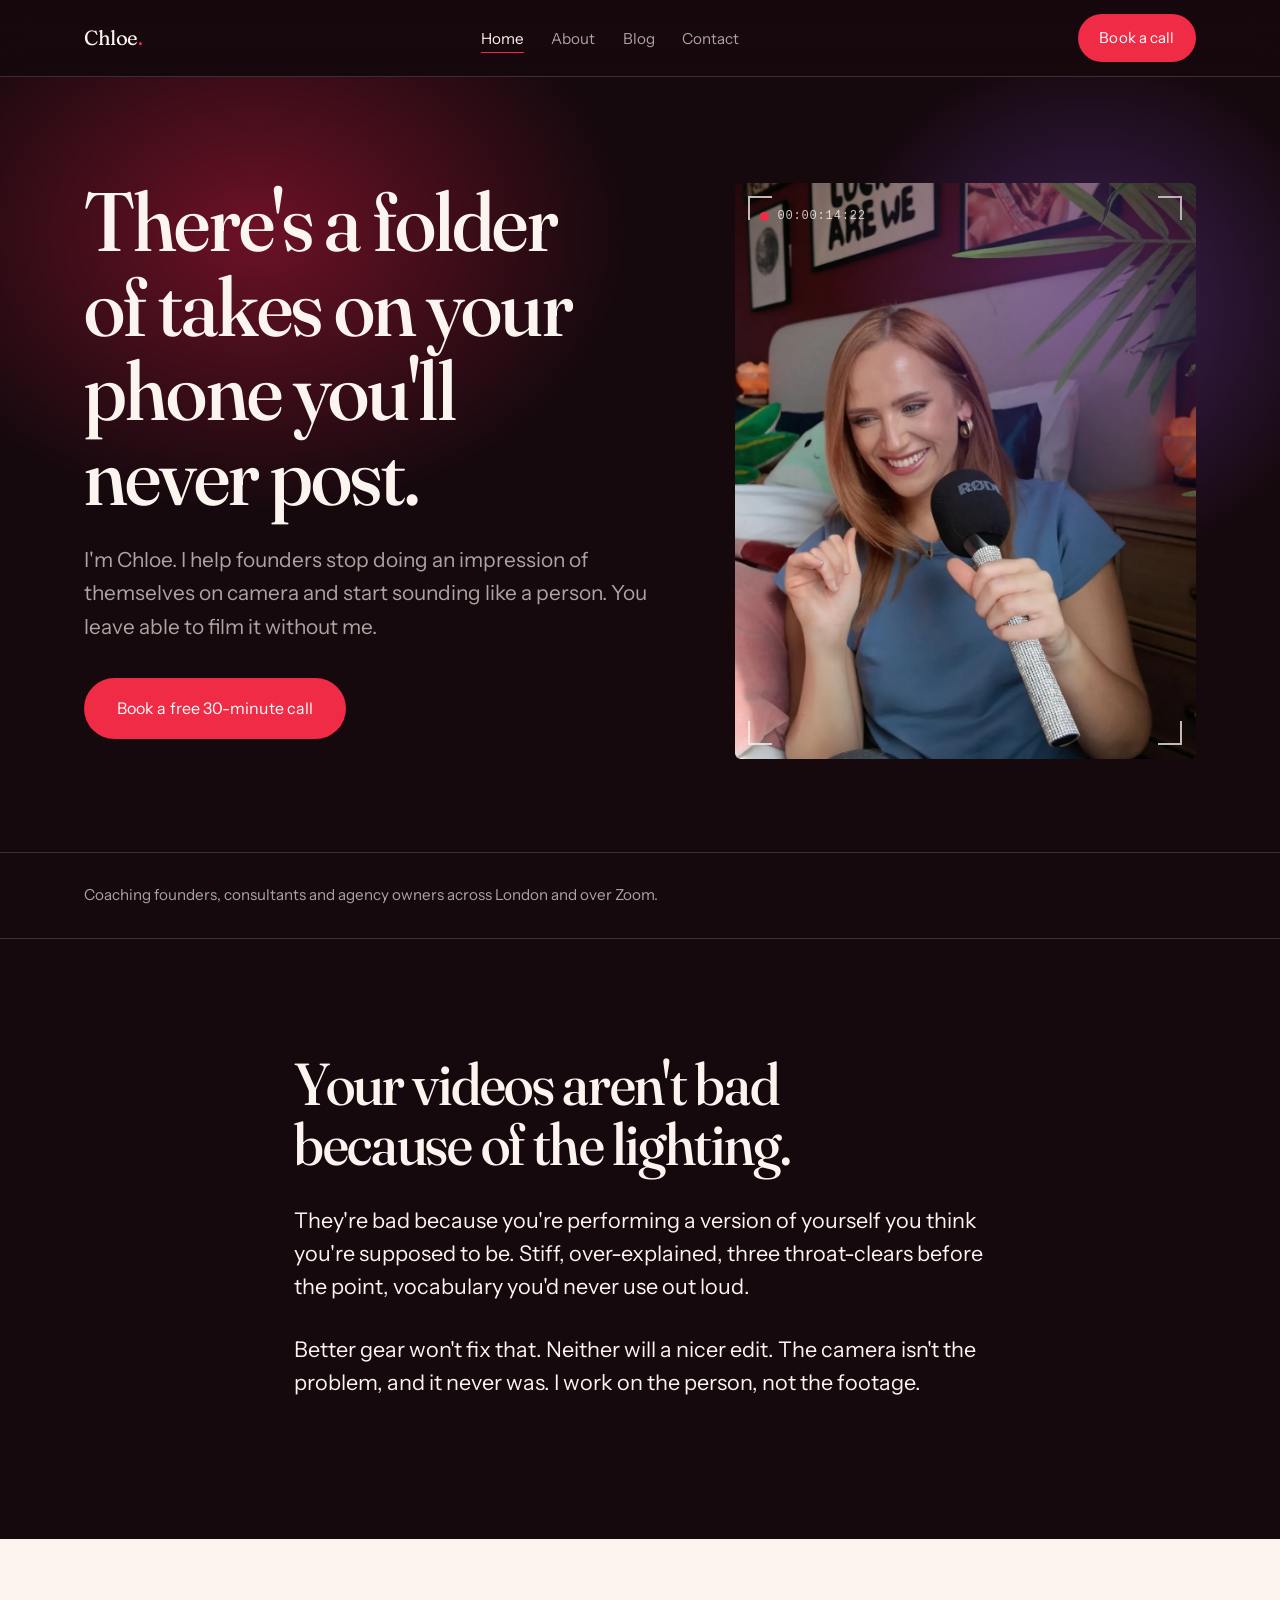
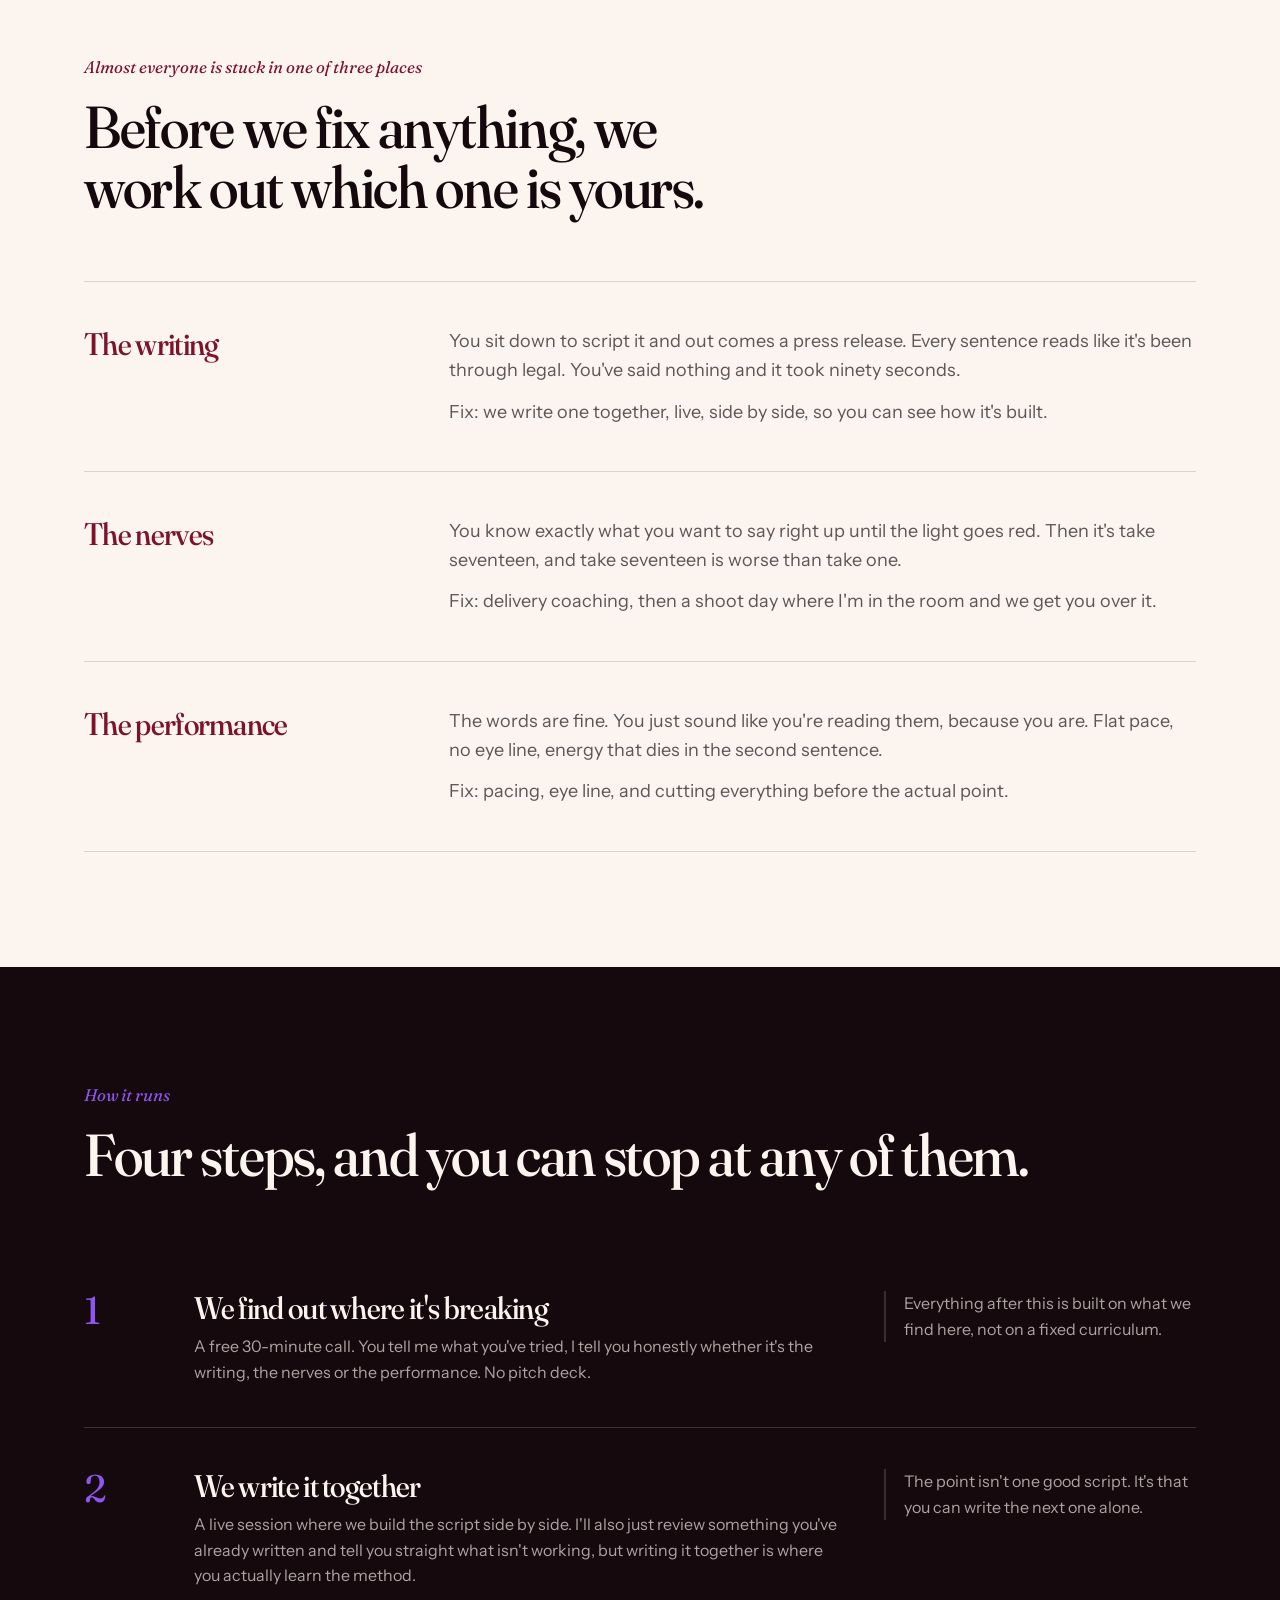
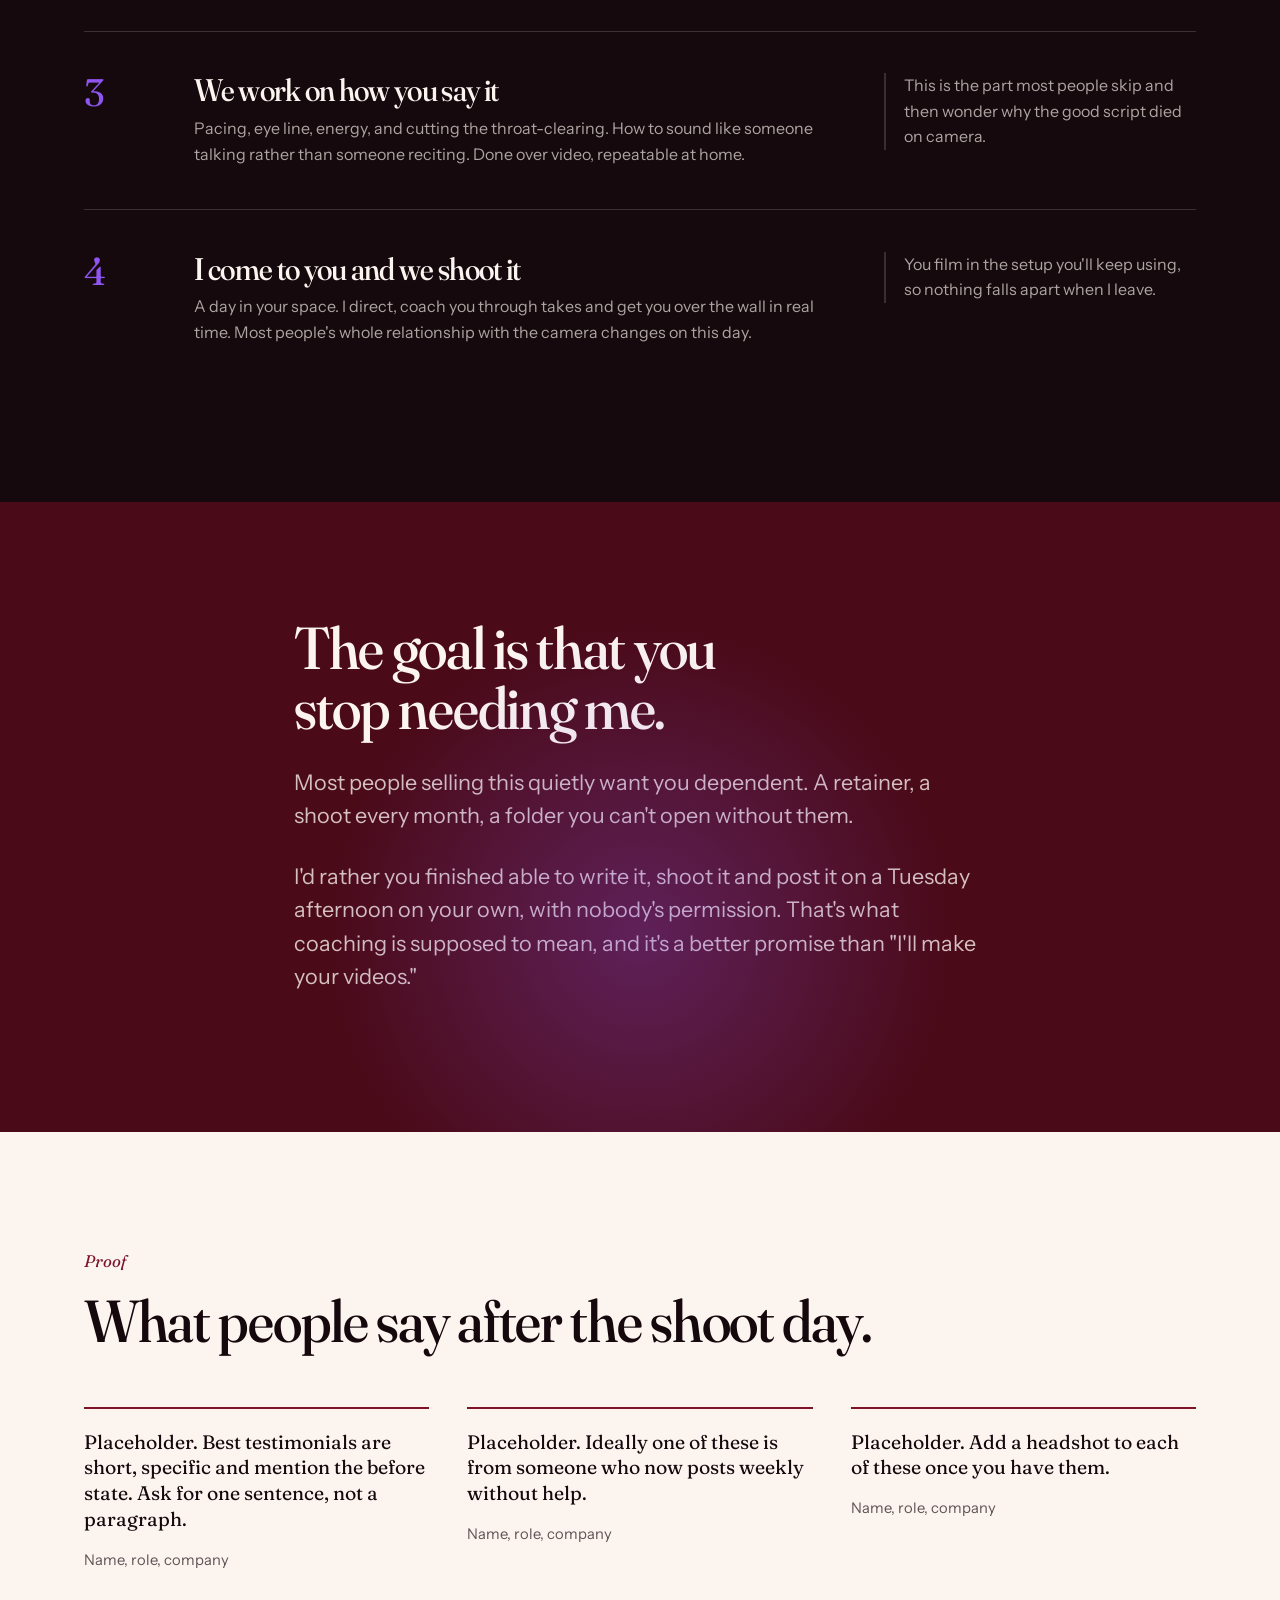
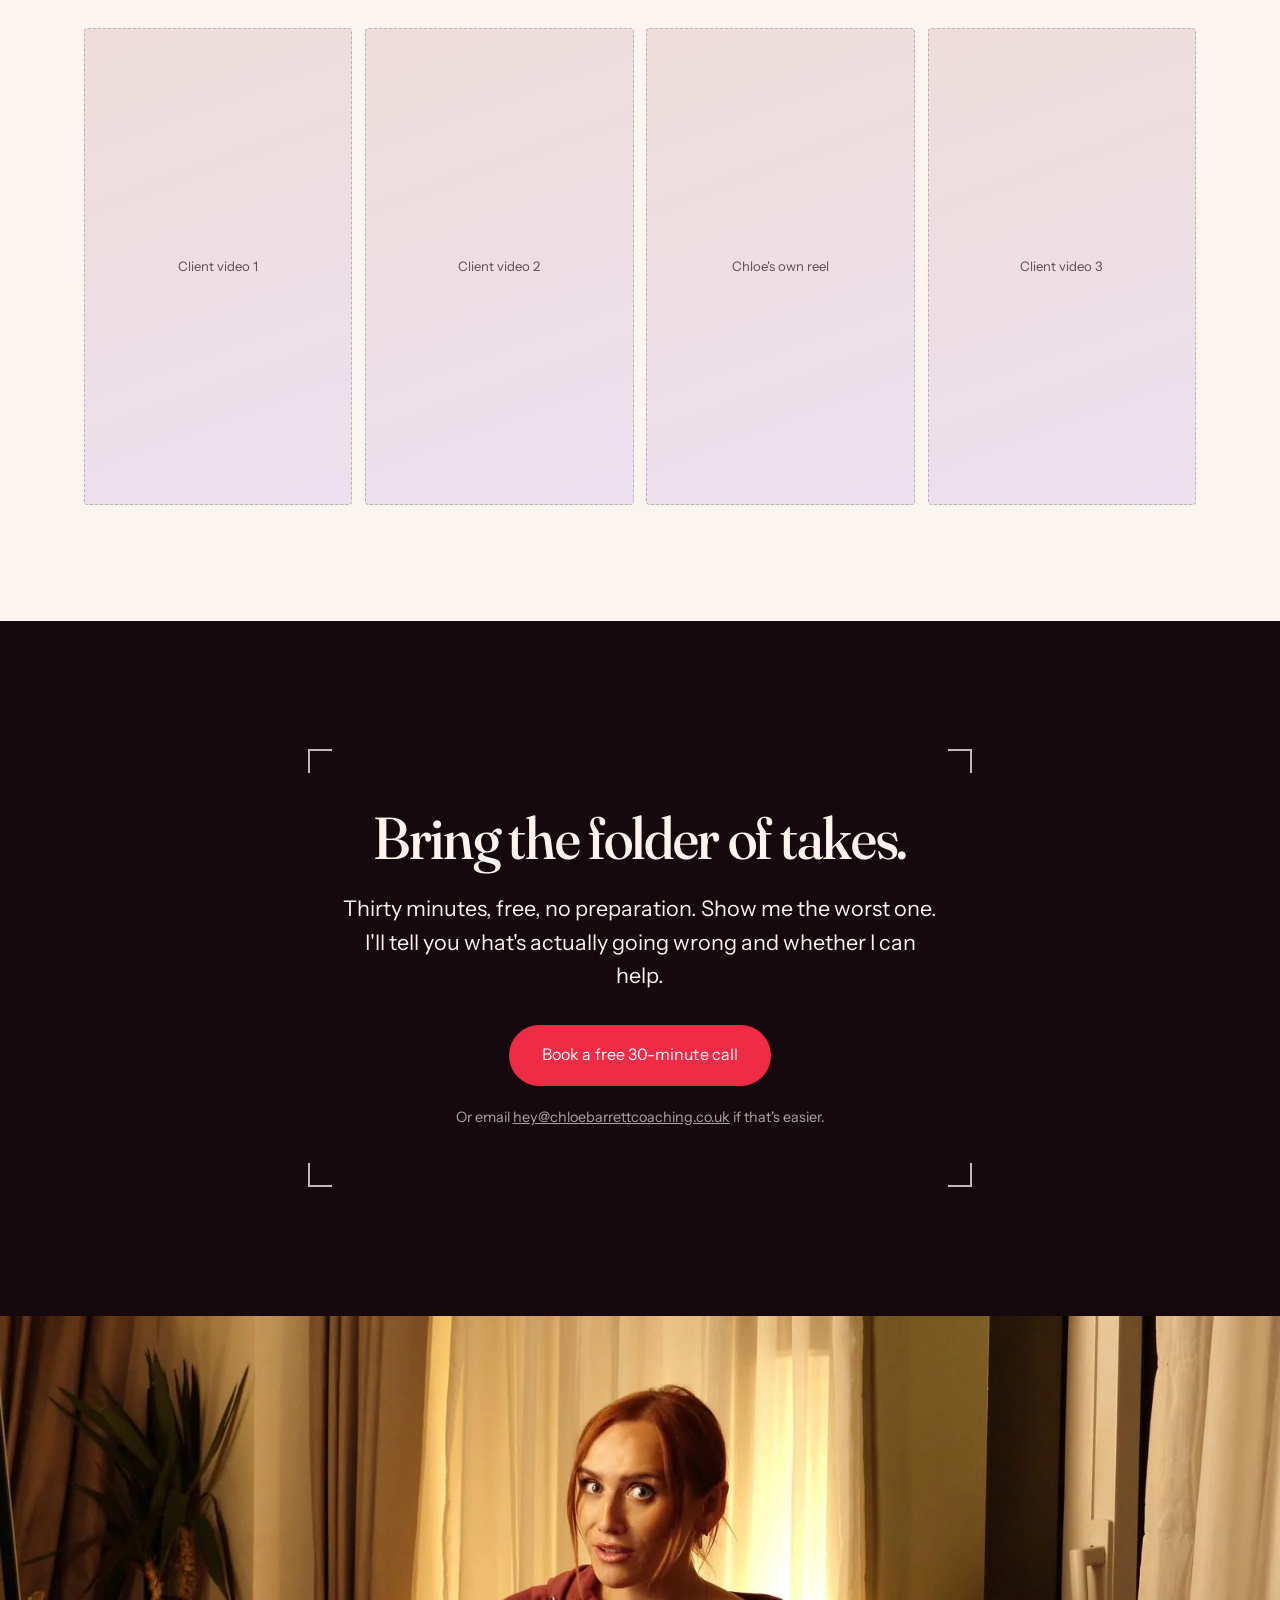
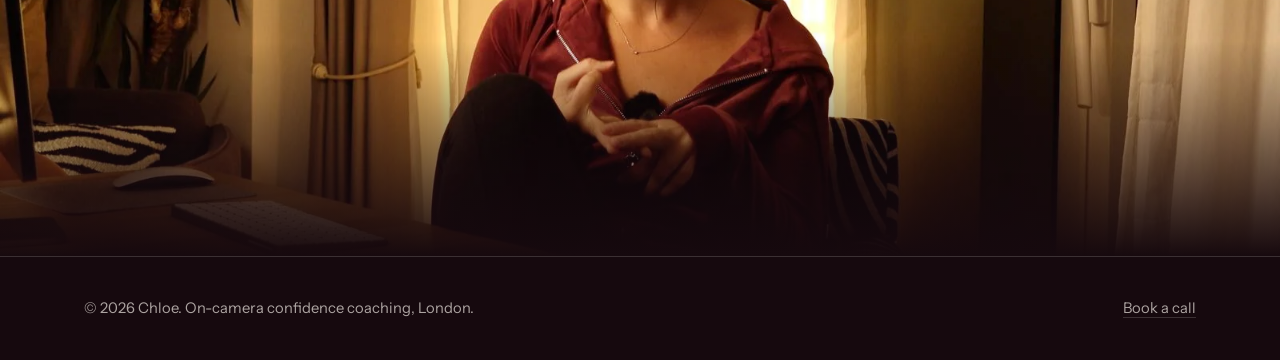
<file: index.html>
<!DOCTYPE html>
<html lang="en-GB">
<head>
<meta charset="utf-8">
<meta name="viewport" content="width=device-width, initial-scale=1">
<title>Chloe Barrett — On-Camera Confidence Coach</title>
<meta name="description" content="On-camera confidence coaching for founders. Work out where you're stuck, write it together, film it together. You leave able to do it yourself.">

<!-- ==== TODO BEFORE LAUNCH =======================================
     Replace every TODO_ value below. They are deliberately invalid
     so a share preview breaks loudly rather than looking fine.
       TODO_OG_IMAGE   MUST be an absolute URL (https://...), not a
                       relative path - relative og:image is ignored.
                       1200x630, put the file in assets/
       Favicon         add assets/favicon.svg (or .png) and uncomment
                       the <link rel="icon"> line below
     ============================================================== -->
<link rel="canonical" href="https://chloebarrettcoaching.co.uk/">
<!-- <link rel="icon" href="/assets/favicon.svg" type="image/svg+xml"> -->

<meta property="og:type" content="website">
<meta property="og:site_name" content="Chloe">
<meta property="og:title" content="Chloe Barrett — On-Camera Confidence Coach">
<meta property="og:description" content="I help founders stop doing an impression of themselves on camera. You leave able to film it without me.">
<meta property="og:url" content="https://chloebarrettcoaching.co.uk/">
<meta property="og:image" content="TODO_OG_IMAGE">
<meta property="og:image:width" content="1200">
<meta property="og:image:height" content="630">
<meta property="og:image:alt" content="Chloe, on-camera confidence coach for founders.">
<meta property="og:locale" content="en_GB">

<meta name="twitter:card" content="summary_large_image">
<meta name="twitter:title" content="Chloe Barrett — On-Camera Confidence Coach">
<meta name="twitter:description" content="I help founders stop doing an impression of themselves on camera. You leave able to film it without me.">
<meta name="twitter:image" content="TODO_OG_IMAGE">
<meta name="twitter:image:alt" content="Chloe, on-camera confidence coach for founders.">
<link rel="preconnect" href="https://fonts.googleapis.com">
<link rel="preconnect" href="https://fonts.gstatic.com" crossorigin>
<link href="https://fonts.googleapis.com/css2?family=Fraunces:ital,opsz,wght@0,9..144,300..800;1,9..144,300..800&family=Instrument+Sans:ital,wght@0,400..700;1,400..700&display=swap" rel="stylesheet">
<link rel="stylesheet" href="assets/styles.css">
</head>
<body>

<header class="nav">
  <div class="wrap nav-inner">
    <a class="mark" href="index.html">Chloe<span>.</span></a>
    <nav aria-label="Primary">
      <ul class="nav-links">
      <li><a href="index.html" aria-current="page">Home</a></li>
      <li><a href="about.html">About</a></li>
      <li><a href="blog.html">Blog</a></li>
      <li><a href="contact.html">Contact</a></li>
      </ul>
    </nav>
    <a class="btn" href="https://cal.com/chloecoaching/taster-call" target="_blank" rel="noopener">Book a call</a>
  </div>
</header>

<main id="top">

  <!-- HERO -->
  <section class="hero">
    <div class="wrap hero-grid">
      <div class="hero-copy">
        <h1 class="rise">There's a folder of takes on your phone you'll never post.</h1>
        <p class="rise">I'm Chloe. I help founders stop doing an impression of themselves on camera and start sounding like a person. You leave able to film it without me.</p>
        <p class="rise" style="margin-top:2.2rem">
          <a class="btn" href="https://cal.com/chloecoaching/taster-call" target="_blank" rel="noopener">Book a free 30-minute call</a>
        </p>
      </div>

      <div class="hero-visual">
        <div class="frame">
          <!-- Swap this block for: <video src="chloe-hero.mp4" autoplay muted loop playsinline></video> -->
          <img src="assets/chloe-hero.webp" width="1080" height="1350"
               alt="Chloe smiling mid-sentence, holding a handheld microphone towards the camera in a warm, plant-filled room."
               fetchpriority="high" decoding="async">
          <div class="tc"><span class="dot"></span>00:00:14:22</div>
          <div class="finder"><i></i><i></i><i></i><i></i></div>
        </div>
      </div>
    </div>
  </section>

  <!-- PROOF STRIP -->
  <section class="strip">
    <div class="wrap strip-inner">
      <p>Coaching founders, consultants and agency owners across London and over Zoom.</p>
    </div>
  </section>

  <!-- ARGUMENT -->
  <section class="section argument">
    <div class="wrap narrow">
      <h2>Your videos aren't bad because of the lighting.</h2>
      <p class="lede">They're bad because you're performing a version of yourself you think you're supposed to be. Stiff, over-explained, three throat-clears before the point, vocabulary you'd never use out loud.</p>
      <p class="lede">Better gear won't fix that. Neither will a nicer edit. The camera isn't the problem, and it never was. I work on the person, not the footage.</p>
    </div>
  </section>

  <!-- WHERE YOU'RE STUCK -->
  <section class="section on-light">
    <div class="wrap">
      <p class="kicker">Almost everyone is stuck in one of three places</p>
      <h2>Before we fix anything, we work out which one is yours.</h2>

      <div class="stuck">
        <div class="stuck-item">
          <h3>The writing</h3>
          <div>
            <p>You sit down to script it and out comes a press release. Every sentence reads like it's been through legal. You've said nothing and it took ninety seconds.</p>
            <p>Fix: we write one together, live, side by side, so you can see how it's built.</p>
          </div>
        </div>

        <div class="stuck-item">
          <h3>The nerves</h3>
          <div>
            <p>You know exactly what you want to say right up until the light goes red. Then it's take seventeen, and take seventeen is worse than take one.</p>
            <p>Fix: delivery coaching, then a shoot day where I'm in the room and we get you over it.</p>
          </div>
        </div>

        <div class="stuck-item">
          <h3>The performance</h3>
          <div>
            <p>The words are fine. You just sound like you're reading them, because you are. Flat pace, no eye line, energy that dies in the second sentence.</p>
            <p>Fix: pacing, eye line, and cutting everything before the actual point.</p>
          </div>
        </div>
      </div>
    </div>
  </section>

  <!-- HOW IT WORKS -->
  <section class="section">
    <div class="wrap">
      <p class="kicker">How it runs</p>
      <h2>Four steps, and you can stop at any of them.</h2>

      <div class="steps">
        <div class="step">
          <div>
            <h3>We find out where it's breaking</h3>
            <p>A free 30-minute call. You tell me what you've tried, I tell you honestly whether it's the writing, the nerves or the performance. No pitch deck.</p>
          </div>
          <p class="step-note">Everything after this is built on what we find here, not on a fixed curriculum.</p>
        </div>

        <div class="step">
          <div>
            <h3>We write it together</h3>
            <p>A live session where we build the script side by side. I'll also just review something you've already written and tell you straight what isn't working, but writing it together is where you actually learn the method.</p>
          </div>
          <p class="step-note">The point isn't one good script. It's that you can write the next one alone.</p>
        </div>

        <div class="step">
          <div>
            <h3>We work on how you say it</h3>
            <p>Pacing, eye line, energy, and cutting the throat-clearing. How to sound like someone talking rather than someone reciting. Done over video, repeatable at home.</p>
          </div>
          <p class="step-note">This is the part most people skip and then wonder why the good script died on camera.</p>
        </div>

        <div class="step">
          <div>
            <h3>I come to you and we shoot it</h3>
            <p>A day in your space. I direct, coach you through takes and get you over the wall in real time. Most people's whole relationship with the camera changes on this day.</p>
          </div>
          <p class="step-note">You film in the setup you'll keep using, so nothing falls apart when I leave.</p>
        </div>
      </div>
    </div>
  </section>

  <!-- PROMISE -->
  <section class="section promise">
    <div class="wrap narrow">
      <h2>The goal is that you stop needing me.</h2>
      <p class="lede">Most people selling this quietly want you dependent. A retainer, a shoot every month, a folder you can't open without them.</p>
      <p class="lede">I'd rather you finished able to write it, shoot it and post it on a Tuesday afternoon on your own, with nobody's permission. That's what coaching is supposed to mean, and it's a better promise than "I'll make your videos."</p>
    </div>
  </section>

  <!-- PROOF -->
  <section class="section on-light">
    <div class="wrap">
      <p class="kicker">Proof</p>
      <h2>What people say after the shoot day.</h2>

      <div class="quotes">
        <div class="quote">
          <blockquote>Placeholder. Best testimonials are short, specific and mention the before state. Ask for one sentence, not a paragraph.</blockquote>
          <cite>Name, role, company</cite>
        </div>
        <div class="quote">
          <blockquote>Placeholder. Ideally one of these is from someone who now posts weekly without help.</blockquote>
          <cite>Name, role, company</cite>
        </div>
        <div class="quote">
          <blockquote>Placeholder. Add a headshot to each of these once you have them.</blockquote>
          <cite>Name, role, company</cite>
        </div>
      </div>

      <div class="feed">
        <div class="tile">Client video 1</div>
        <div class="tile">Client video 2</div>
        <div class="tile">Chloe's own reel</div>
        <div class="tile">Client video 3</div>
      </div>
    </div>
  </section>

  <!-- BOOK -->
  <section class="section book" id="book">
    <div class="wrap">
      <div class="book-frame">
        <h2>Bring the folder of takes.</h2>
        <p class="lede" style="margin-top:1.5rem;max-width:48ch">Thirty minutes, free, no preparation. Show me the worst one. I'll tell you what's actually going wrong and whether I can help.</p>
        <p style="margin-top:2rem">
          <a class="btn" href="https://cal.com/chloecoaching/taster-call" target="_blank" rel="noopener">Book a free 30-minute call</a>
        </p>
        <p class="btn-note">Or email <a href="mailto:hey@chloebarrettcoaching.co.uk" style="color:inherit">hey@chloebarrettcoaching.co.uk</a> if that's easier.</p>
        <div class="finder"><i></i><i></i><i></i><i></i></div>
      </div>
    </div>
  </section>

</main>

<div class="band">
  <img src="assets/chloe-footer2.webp" width="1600" height="896"
       alt="Chloe mid-sentence at her desk in a warm, lamp-lit room, gesturing as she talks to camera."
       loading="lazy" decoding="async">
</div>

<footer class="foot">
  <div class="wrap foot-inner">
    <span>© 2026 Chloe. On-camera confidence coaching, London.</span>
    <ul>
      <li><a href="https://cal.com/chloecoaching/taster-call" target="_blank" rel="noopener">Book a call</a></li>
    </ul>
  </div>
</footer>

</body>
</html>
</file>
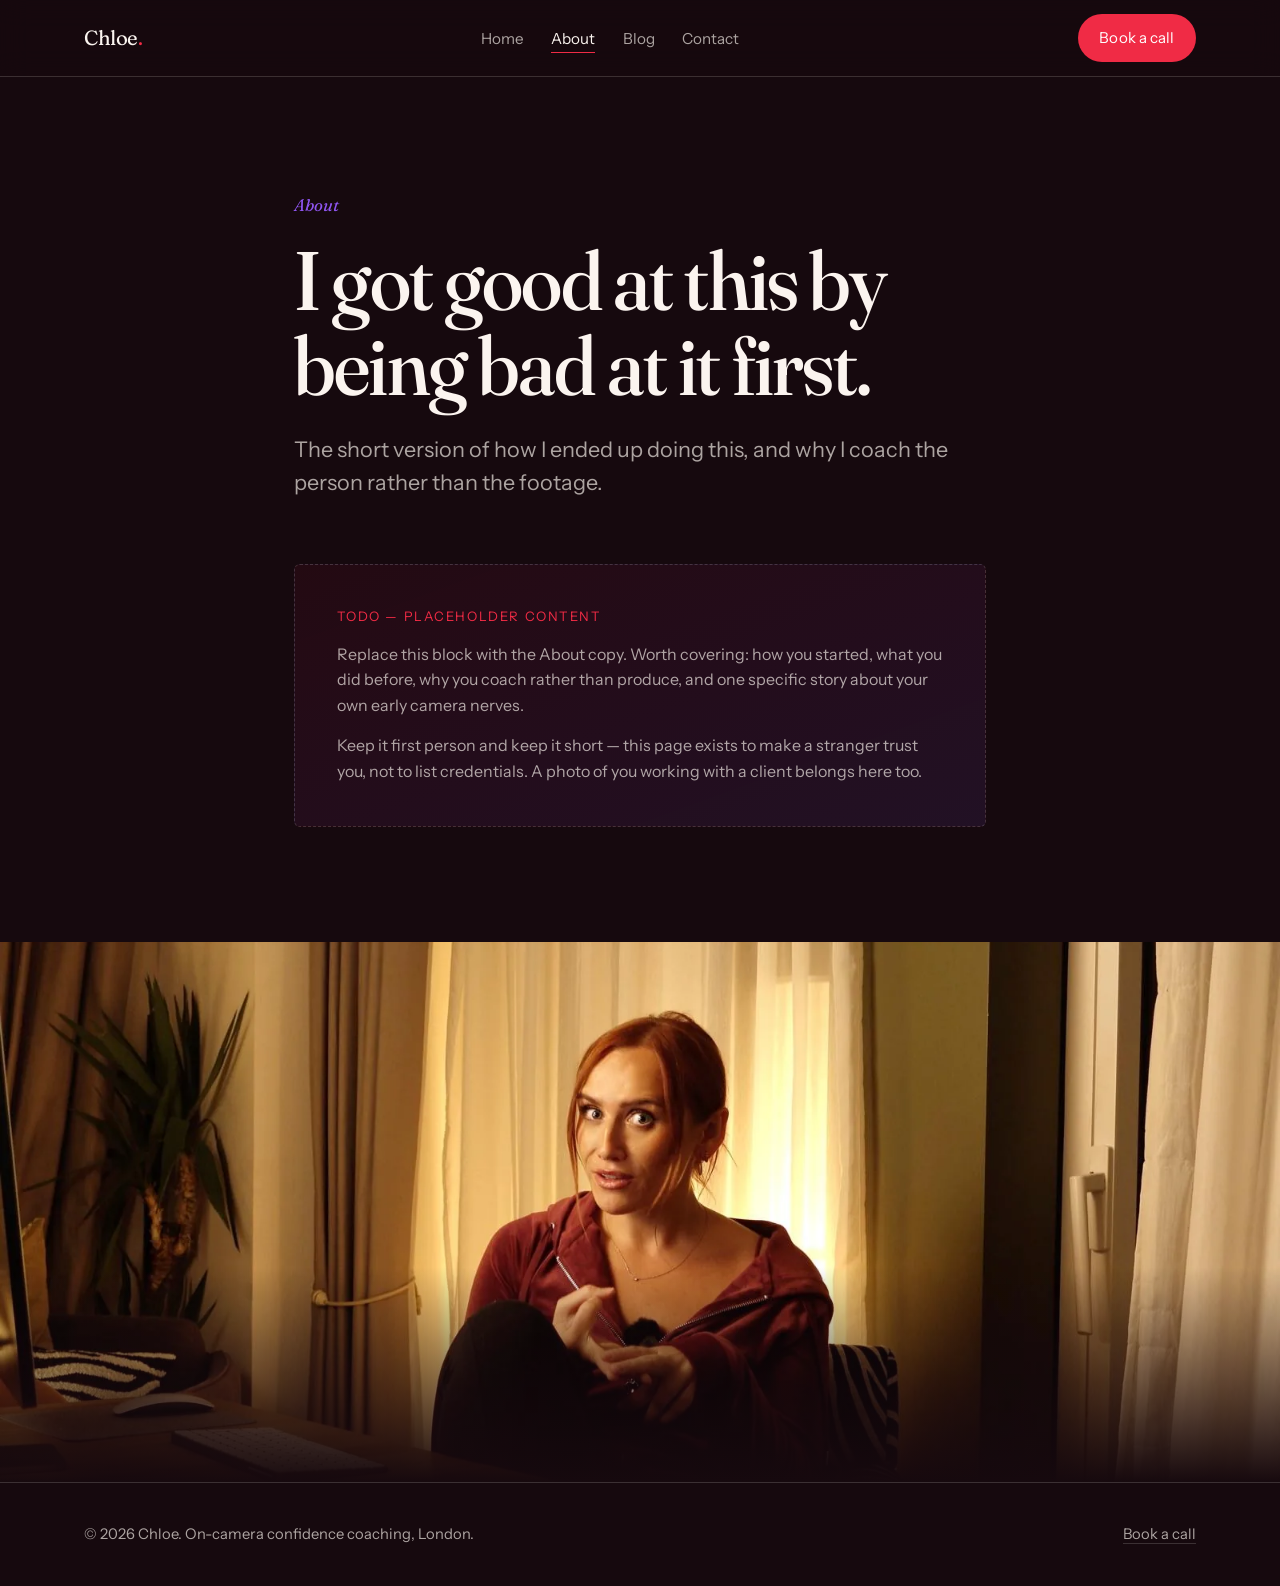
<file: about.html>
<!DOCTYPE html>
<html lang="en-GB">
<head>
<meta charset="utf-8">
<meta name="viewport" content="width=device-width, initial-scale=1">
<title>About — Chloe Barrett, On-Camera Confidence Coach</title>
<meta name="description" content="How I ended up coaching founders to stop performing and start sounding like themselves on camera.">

<!-- ==== TODO BEFORE LAUNCH =======================================
     Replace every TODO_ value below. They are deliberately invalid
     so a share preview breaks loudly rather than looking fine.
       TODO_OG_IMAGE   MUST be an absolute URL (https://...), not a
                       relative path - relative og:image is ignored.
                       1200x630, put the file in assets/
       Favicon         add assets/favicon.svg (or .png) and uncomment
                       the <link rel="icon"> line below
     ============================================================== -->
<link rel="canonical" href="https://chloebarrettcoaching.co.uk/about.html">
<!-- <link rel="icon" href="/assets/favicon.svg" type="image/svg+xml"> -->

<meta property="og:type" content="website">
<meta property="og:site_name" content="Chloe">
<meta property="og:title" content="About — Chloe Barrett, On-Camera Confidence Coach">
<meta property="og:description" content="How I ended up coaching founders to stop performing and start sounding like themselves on camera.">
<meta property="og:url" content="https://chloebarrettcoaching.co.uk/about.html">
<meta property="og:image" content="TODO_OG_IMAGE">
<meta property="og:image:width" content="1200">
<meta property="og:image:height" content="630">
<meta property="og:image:alt" content="Chloe, on-camera confidence coach for founders.">
<meta property="og:locale" content="en_GB">

<meta name="twitter:card" content="summary_large_image">
<meta name="twitter:title" content="About — Chloe Barrett, On-Camera Confidence Coach">
<meta name="twitter:description" content="How I ended up coaching founders to stop performing and start sounding like themselves on camera.">
<meta name="twitter:image" content="TODO_OG_IMAGE">
<meta name="twitter:image:alt" content="Chloe, on-camera confidence coach for founders.">
<link rel="preconnect" href="https://fonts.googleapis.com">
<link rel="preconnect" href="https://fonts.gstatic.com" crossorigin>
<link href="https://fonts.googleapis.com/css2?family=Fraunces:ital,opsz,wght@0,9..144,300..800;1,9..144,300..800&family=Instrument+Sans:ital,wght@0,400..700;1,400..700&display=swap" rel="stylesheet">
<link rel="stylesheet" href="assets/styles.css">
</head>
<body>

<header class="nav">
  <div class="wrap nav-inner">
    <a class="mark" href="index.html">Chloe<span>.</span></a>
    <nav aria-label="Primary">
      <ul class="nav-links">
      <li><a href="index.html">Home</a></li>
      <li><a href="about.html" aria-current="page">About</a></li>
      <li><a href="blog.html">Blog</a></li>
      <li><a href="contact.html">Contact</a></li>
      </ul>
    </nav>
    <a class="btn" href="https://cal.com/chloecoaching/taster-call" target="_blank" rel="noopener">Book a call</a>
  </div>
</header>

<main id="top">

  <section class="section page-head">
    <div class="wrap narrow">
      <p class="kicker">About</p>
      <h1>I got good at this by being bad at it first.</h1>
      <p class="lede">The short version of how I ended up doing this, and why I coach the person rather than the footage.</p>

      <div class="todo">
        <p><strong>TODO &mdash; placeholder content</strong></p>
        <p>Replace this block with the About copy. Worth covering: how you started, what you did before, why you coach rather than produce, and one specific story about your own early camera nerves.</p>
        <p>Keep it first person and keep it short &mdash; this page exists to make a stranger trust you, not to list credentials. A photo of you working with a client belongs here too.</p>
      </div>
    </div>
  </section>

</main>

<div class="band">
  <img src="assets/chloe-footer2.webp" width="1600" height="896"
       alt="Chloe mid-sentence at her desk in a warm, lamp-lit room, gesturing as she talks to camera."
       loading="lazy" decoding="async">
</div>

<footer class="foot">
  <div class="wrap foot-inner">
    <span>&copy; 2026 Chloe. On-camera confidence coaching, London.</span>
    <ul>
      <li><a href="https://cal.com/chloecoaching/taster-call" target="_blank" rel="noopener">Book a call</a></li>
    </ul>
  </div>
</footer>

</body>
</html>
</file>
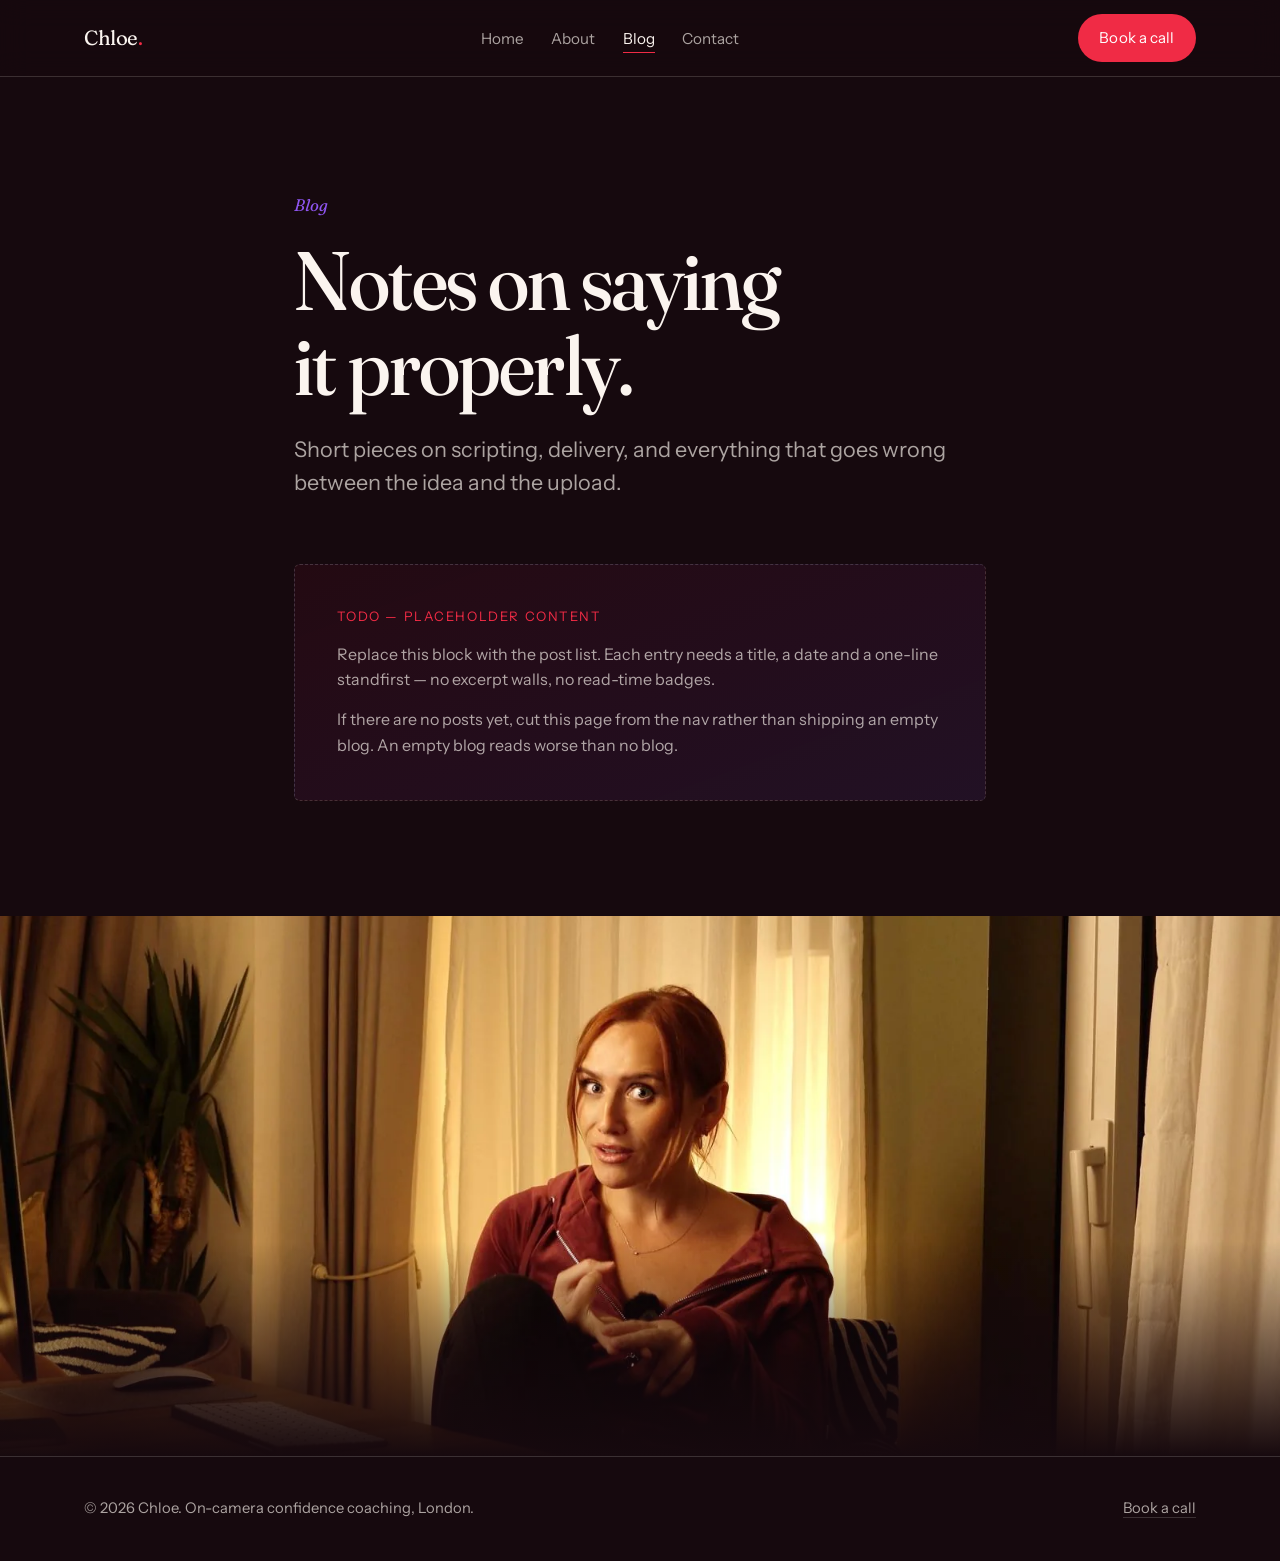
<file: blog.html>
<!DOCTYPE html>
<html lang="en-GB">
<head>
<meta charset="utf-8">
<meta name="viewport" content="width=device-width, initial-scale=1">
<title>Blog — Chloe Barrett, On-Camera Confidence Coach</title>
<meta name="description" content="Notes on scripting, delivery and getting over the red light, for founders who film themselves.">

<!-- ==== TODO BEFORE LAUNCH =======================================
     Replace every TODO_ value below. They are deliberately invalid
     so a share preview breaks loudly rather than looking fine.
       TODO_OG_IMAGE   MUST be an absolute URL (https://...), not a
                       relative path - relative og:image is ignored.
                       1200x630, put the file in assets/
       Favicon         add assets/favicon.svg (or .png) and uncomment
                       the <link rel="icon"> line below
     ============================================================== -->
<link rel="canonical" href="https://chloebarrettcoaching.co.uk/blog.html">
<!-- <link rel="icon" href="/assets/favicon.svg" type="image/svg+xml"> -->

<meta property="og:type" content="website">
<meta property="og:site_name" content="Chloe">
<meta property="og:title" content="Blog — Chloe Barrett, On-Camera Confidence Coach">
<meta property="og:description" content="Notes on scripting, delivery and getting over the red light, for founders who film themselves.">
<meta property="og:url" content="https://chloebarrettcoaching.co.uk/blog.html">
<meta property="og:image" content="TODO_OG_IMAGE">
<meta property="og:image:width" content="1200">
<meta property="og:image:height" content="630">
<meta property="og:image:alt" content="Chloe, on-camera confidence coach for founders.">
<meta property="og:locale" content="en_GB">

<meta name="twitter:card" content="summary_large_image">
<meta name="twitter:title" content="Blog — Chloe Barrett, On-Camera Confidence Coach">
<meta name="twitter:description" content="Notes on scripting, delivery and getting over the red light, for founders who film themselves.">
<meta name="twitter:image" content="TODO_OG_IMAGE">
<meta name="twitter:image:alt" content="Chloe, on-camera confidence coach for founders.">
<link rel="preconnect" href="https://fonts.googleapis.com">
<link rel="preconnect" href="https://fonts.gstatic.com" crossorigin>
<link href="https://fonts.googleapis.com/css2?family=Fraunces:ital,opsz,wght@0,9..144,300..800;1,9..144,300..800&family=Instrument+Sans:ital,wght@0,400..700;1,400..700&display=swap" rel="stylesheet">
<link rel="stylesheet" href="assets/styles.css">
</head>
<body>

<header class="nav">
  <div class="wrap nav-inner">
    <a class="mark" href="index.html">Chloe<span>.</span></a>
    <nav aria-label="Primary">
      <ul class="nav-links">
      <li><a href="index.html">Home</a></li>
      <li><a href="about.html">About</a></li>
      <li><a href="blog.html" aria-current="page">Blog</a></li>
      <li><a href="contact.html">Contact</a></li>
      </ul>
    </nav>
    <a class="btn" href="https://cal.com/chloecoaching/taster-call" target="_blank" rel="noopener">Book a call</a>
  </div>
</header>

<main id="top">

  <section class="section page-head">
    <div class="wrap narrow">
      <p class="kicker">Blog</p>
      <h1>Notes on saying it properly.</h1>
      <p class="lede">Short pieces on scripting, delivery, and everything that goes wrong between the idea and the upload.</p>

      <div class="todo">
        <p><strong>TODO &mdash; placeholder content</strong></p>
        <p>Replace this block with the post list. Each entry needs a title, a date and a one-line standfirst &mdash; no excerpt walls, no read-time badges.</p>
        <p>If there are no posts yet, cut this page from the nav rather than shipping an empty blog. An empty blog reads worse than no blog.</p>
      </div>
    </div>
  </section>

</main>

<div class="band">
  <img src="assets/chloe-footer2.webp" width="1600" height="896"
       alt="Chloe mid-sentence at her desk in a warm, lamp-lit room, gesturing as she talks to camera."
       loading="lazy" decoding="async">
</div>

<footer class="foot">
  <div class="wrap foot-inner">
    <span>&copy; 2026 Chloe. On-camera confidence coaching, London.</span>
    <ul>
      <li><a href="https://cal.com/chloecoaching/taster-call" target="_blank" rel="noopener">Book a call</a></li>
    </ul>
  </div>
</footer>

</body>
</html>
</file>
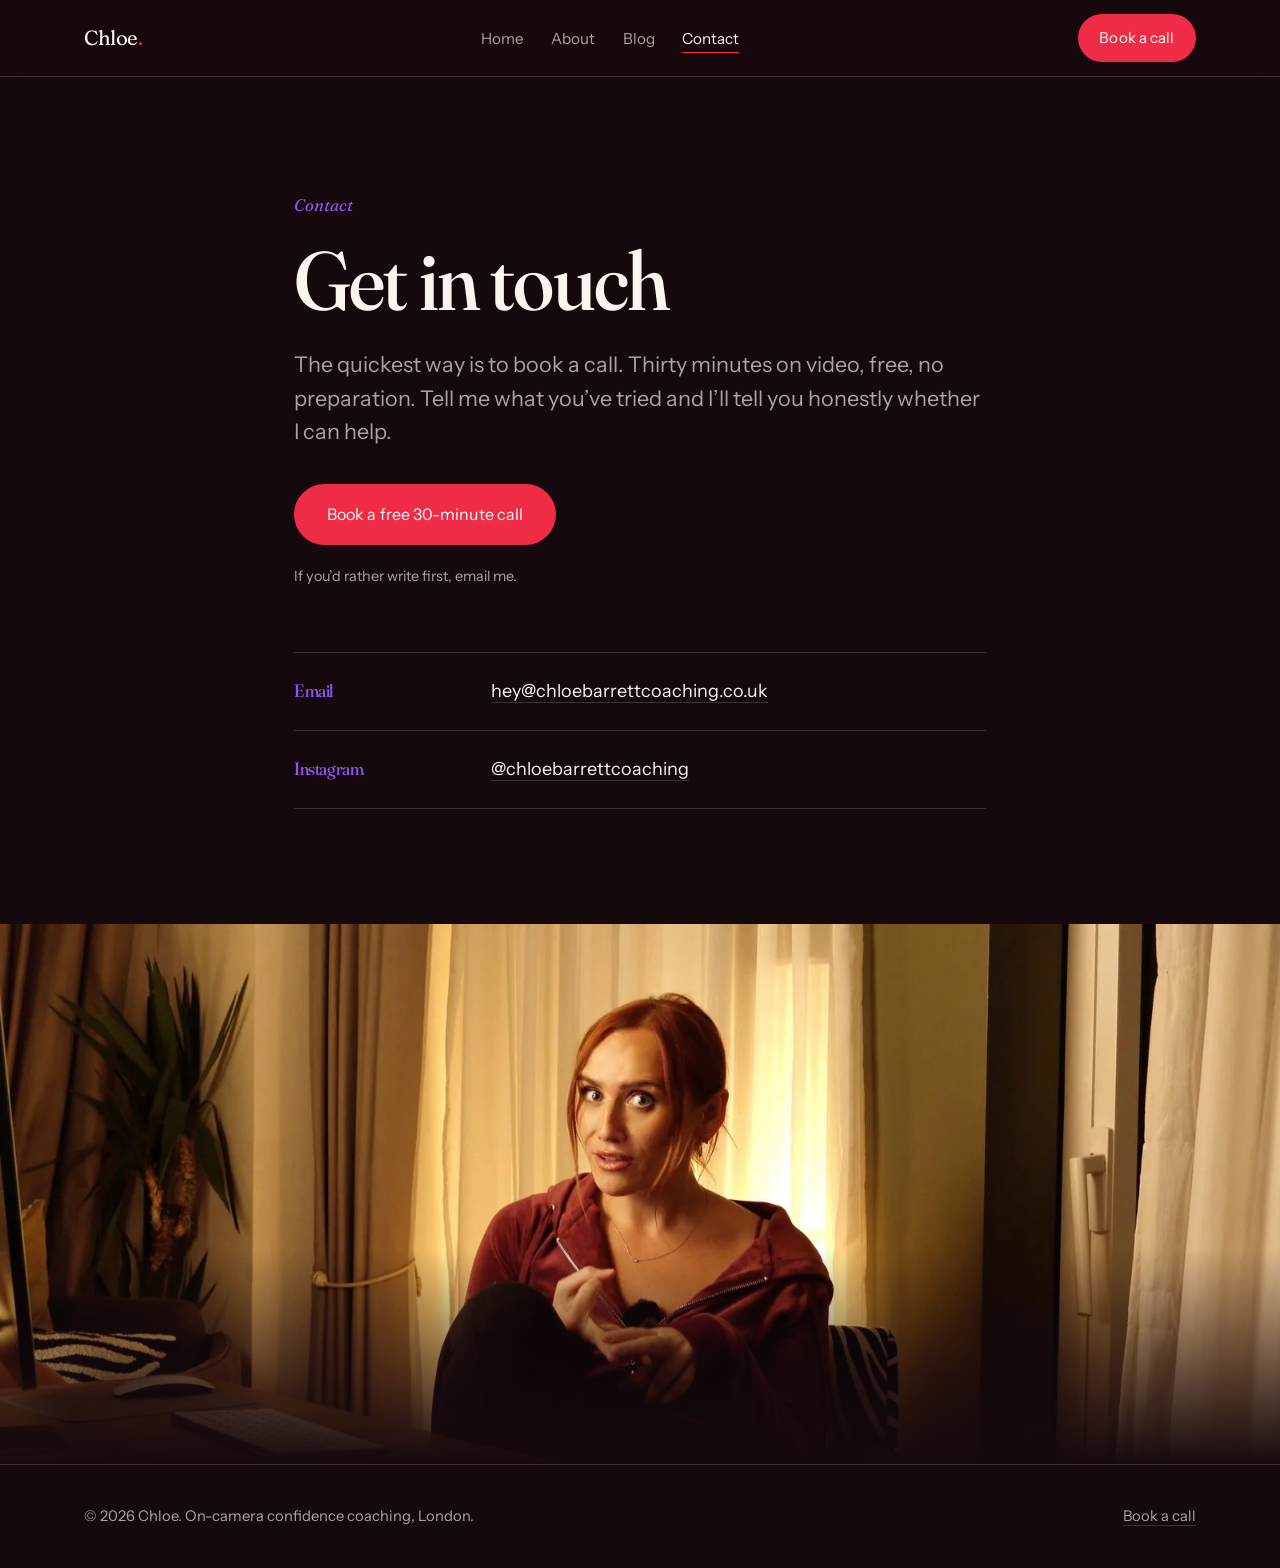
<file: contact.html>
<!DOCTYPE html>
<html lang="en-GB">
<head>
<meta charset="utf-8">
<meta name="viewport" content="width=device-width, initial-scale=1">
<title>Contact — Chloe Barrett, On-Camera Confidence Coach</title>
<meta name="description" content="Book a free 30-minute taster call, or email if that is easier.">

<!-- ==== TODO BEFORE LAUNCH =======================================
     Replace every TODO_ value below. They are deliberately invalid
     so a share preview breaks loudly rather than looking fine.
       TODO_OG_IMAGE   MUST be an absolute URL (https://...), not a
                       relative path - relative og:image is ignored.
                       1200x630, put the file in assets/
       Favicon         add assets/favicon.svg (or .png) and uncomment
                       the <link rel="icon"> line below
     ============================================================== -->
<link rel="canonical" href="https://chloebarrettcoaching.co.uk/contact.html">
<!-- <link rel="icon" href="/assets/favicon.svg" type="image/svg+xml"> -->

<meta property="og:type" content="website">
<meta property="og:site_name" content="Chloe">
<meta property="og:title" content="Contact — Chloe Barrett, On-Camera Confidence Coach">
<meta property="og:description" content="Book a free 30-minute taster call, or email if that is easier.">
<meta property="og:url" content="https://chloebarrettcoaching.co.uk/contact.html">
<meta property="og:image" content="TODO_OG_IMAGE">
<meta property="og:image:width" content="1200">
<meta property="og:image:height" content="630">
<meta property="og:image:alt" content="Chloe, on-camera confidence coach for founders.">
<meta property="og:locale" content="en_GB">

<meta name="twitter:card" content="summary_large_image">
<meta name="twitter:title" content="Contact — Chloe Barrett, On-Camera Confidence Coach">
<meta name="twitter:description" content="Book a free 30-minute taster call, or email if that is easier.">
<meta name="twitter:image" content="TODO_OG_IMAGE">
<meta name="twitter:image:alt" content="Chloe, on-camera confidence coach for founders.">
<link rel="preconnect" href="https://fonts.googleapis.com">
<link rel="preconnect" href="https://fonts.gstatic.com" crossorigin>
<link href="https://fonts.googleapis.com/css2?family=Fraunces:ital,opsz,wght@0,9..144,300..800;1,9..144,300..800&family=Instrument+Sans:ital,wght@0,400..700;1,400..700&display=swap" rel="stylesheet">
<link rel="stylesheet" href="assets/styles.css">
</head>
<body>

<header class="nav">
  <div class="wrap nav-inner">
    <a class="mark" href="index.html">Chloe<span>.</span></a>
    <nav aria-label="Primary">
      <ul class="nav-links">
      <li><a href="index.html">Home</a></li>
      <li><a href="about.html">About</a></li>
      <li><a href="blog.html">Blog</a></li>
      <li><a href="contact.html" aria-current="page">Contact</a></li>
      </ul>
    </nav>
    <a class="btn" href="https://cal.com/chloecoaching/taster-call" target="_blank" rel="noopener">Book a call</a>
  </div>
</header>

<main id="top">

  <section class="section page-head">
    <div class="wrap narrow">
      <p class="kicker">Contact</p>
      <h1>Get in touch</h1>
      <p class="lede">The quickest way is to book a call. Thirty minutes on video, free, no preparation. Tell me what you&rsquo;ve tried and I&rsquo;ll tell you honestly whether I can help.</p>

      <p style="margin-top:2.2rem">
        <a class="btn" href="https://cal.com/chloecoaching/taster-call" target="_blank" rel="noopener">Book a free 30-minute call</a>
      </p>

      <p class="btn-note">If you&rsquo;d rather write first, email me.</p>

      <div class="contact">
        <div class="contact-row">
          <h2>Email</h2>
          <p><a href="mailto:hey@chloebarrettcoaching.co.uk">hey@chloebarrettcoaching.co.uk</a></p>
        </div>
        <div class="contact-row">
          <h2>Instagram</h2>
          <p><a href="https://instagram.com/chloebarrettcoaching" target="_blank" rel="noopener">@chloebarrettcoaching</a></p>
        </div>
      </div>
    </div>
  </section>

</main>

<div class="band">
  <img src="assets/chloe-footer2.webp" width="1600" height="896"
       alt="Chloe mid-sentence at her desk in a warm, lamp-lit room, gesturing as she talks to camera."
       loading="lazy" decoding="async">
</div>

<footer class="foot">
  <div class="wrap foot-inner">
    <span>&copy; 2026 Chloe. On-camera confidence coaching, London.</span>
    <ul>
      <li><a href="https://cal.com/chloecoaching/taster-call" target="_blank" rel="noopener">Book a call</a></li>
    </ul>
  </div>
</footer>

</body>
</html>
</file>
<file: assets/styles.css>
:root{
  --ink:#16090E;
  --ink-2:#1F0C14;
  --oxblood:#7C1329;
  --oxblood-deep:#4A0A18;
  --rec:#F02B45;
  --violet:#8F55F0;
  --violet-soft:#B58CF7;
  --cream:#FBF4EF;
  --cream-2:#F2E6DE;
  --on-dark-dim:rgba(251,244,239,.66);
  --on-light-dim:rgba(22,9,14,.68);
  --rule-dark:rgba(251,244,239,.16);
  --rule-light:rgba(22,9,14,.14);
  --pad:clamp(1.25rem,5vw,5.5rem);
  --serif:"Fraunces",Georgia,serif;
  --sans:"Instrument Sans",-apple-system,BlinkMacSystemFont,"Segoe UI",sans-serif;
}
*,*::before,*::after{box-sizing:border-box}
html{-webkit-text-size-adjust:100%}
body{
  margin:0;
  background:var(--ink);
  color:var(--cream);
  font-family:var(--sans);
  font-size:clamp(1rem,.95rem + .25vw,1.125rem);
  line-height:1.6;
  font-variation-settings:"wght" 400;
  -webkit-font-smoothing:antialiased;
}
img,video{max-width:100%;display:block}
a{color:inherit}
h1,h2,h3{
  font-family:var(--serif);
  font-weight:500;
  font-variation-settings:"SOFT" 30,"WONK" 1,"opsz" 100;
  line-height:1.02;
  letter-spacing:-.022em;
  margin:0;
  text-wrap:balance;
}
h1{font-size:clamp(2.6rem,1.5rem + 4.6vw,5.4rem)}
h2{font-size:clamp(2rem,1.3rem + 3vw,3.9rem)}
h3{font-size:clamp(1.4rem,1.15rem + 1vw,1.95rem);line-height:1.12}
p{margin:0 0 1.1em;max-width:62ch}
.wrap{max-width:1240px;margin:0 auto;padding-inline:var(--pad)}
.narrow{max-width:820px}

/* ---------- buttons ---------- */
.btn{
  display:inline-block;
  font-family:var(--sans);
  font-size:1rem;
  font-weight:600;
  letter-spacing:.005em;
  text-decoration:none;
  padding:1.05rem 2rem;
  border-radius:999px;
  background:var(--rec);
  color:#fff;
  border:1px solid transparent;
  transition:background .18s ease,transform .18s ease;
}
.btn:hover{background:#ff415a;transform:translateY(-1px)}
.btn:focus-visible{outline:3px solid var(--violet-soft);outline-offset:3px}
.btn-ghost{background:transparent;color:var(--cream);border-color:var(--rule-dark)}
.btn-ghost:hover{background:rgba(251,244,239,.07)}
.btn-note{font-size:.9rem;color:var(--on-dark-dim);margin:.9rem 0 0}
.on-light .btn-note{color:var(--on-light-dim)}

/* ---------- nav ---------- */
.nav{
  position:sticky;top:0;z-index:20;
  background:rgba(22,9,14,.82);
  backdrop-filter:blur(14px);
  border-bottom:1px solid var(--rule-dark);
}
.nav-inner{display:flex;align-items:center;justify-content:space-between;gap:1rem;padding-block:.9rem}
.mark{font-family:var(--serif);font-size:1.28rem;font-variation-settings:"SOFT" 40,"WONK" 1;letter-spacing:-.02em;text-decoration:none}
.mark span{color:var(--rec)}
.nav .btn{padding:.66rem 1.3rem;font-size:.94rem}

/* ---------- hero ---------- */
.hero{padding-block:clamp(3.5rem,8vw,7rem) clamp(3.5rem,7vw,6rem);position:relative;overflow:hidden}
.hero::before{
  content:"";position:absolute;inset:-30% 40% 30% -20%;
  background:radial-gradient(closest-side,rgba(124,19,41,.85),transparent 72%);
  pointer-events:none;
}
.hero::after{
  content:"";position:absolute;right:-14%;top:-18%;width:58%;aspect-ratio:1;
  background:radial-gradient(closest-side,rgba(143,85,240,.34),transparent 70%);
  pointer-events:none;
}
.hero-grid{position:relative;display:grid;grid-template-columns:1.12fr .88fr;gap:clamp(2rem,5vw,4.5rem);align-items:center}
.hero-copy p{font-size:clamp(1.06rem,1rem + .4vw,1.3rem);color:var(--on-dark-dim);max-width:44ch;margin-top:1.6rem}
.hero h1 em{font-style:normal;color:var(--rec)}

/* ---------- viewfinder frame ---------- */
.frame{position:relative;aspect-ratio:4/5;border-radius:6px;overflow:hidden;background:
  linear-gradient(155deg,var(--oxblood) 0%,var(--oxblood-deep) 55%,#2A0D18 100%)}
.frame img,.frame video{width:100%;height:100%;object-fit:cover}
.frame-holder{position:absolute;inset:0;display:flex;flex-direction:column;justify-content:flex-end;padding:1.5rem;gap:.5rem}
.frame-holder strong{font-family:var(--serif);font-size:1.15rem;font-weight:500;display:block}
.frame-holder small{font-size:.86rem;line-height:1.45;color:var(--on-dark-dim);max-width:30ch}
.finder{position:absolute;inset:.85rem;pointer-events:none}
.finder i{position:absolute;width:24px;height:24px;border:2px solid rgba(251,244,239,.75)}
.finder i:nth-child(1){top:0;left:0;border-right:0;border-bottom:0}
.finder i:nth-child(2){top:0;right:0;border-left:0;border-bottom:0}
.finder i:nth-child(3){bottom:0;left:0;border-right:0;border-top:0}
.finder i:nth-child(4){bottom:0;right:0;border-left:0;border-top:0}
.tc{position:absolute;top:1.5rem;left:1.6rem;display:flex;align-items:center;gap:.5rem;
  font-family:ui-monospace,"SFMono-Regular",Menlo,monospace;font-size:.76rem;letter-spacing:.06em;color:rgba(251,244,239,.8)}
.dot{width:9px;height:9px;border-radius:50%;background:var(--rec);animation:blink 2.6s ease-in-out infinite}
@keyframes blink{0%,72%{opacity:1}86%,100%{opacity:.28}}

/* ---------- proof strip ---------- */
.strip{border-block:1px solid var(--rule-dark);padding-block:1.9rem}
.strip-inner{display:flex;flex-wrap:wrap;align-items:center;gap:1rem 2.6rem}
.strip p{margin:0;font-size:.95rem;color:var(--on-dark-dim);max-width:none}
.chip{border:1px dashed var(--rule-dark);border-radius:4px;padding:.55rem 1.1rem;font-size:.88rem;color:var(--on-dark-dim)}

/* ---------- generic section ---------- */
.section{padding-block:clamp(4rem,9vw,7.5rem)}
.on-light{background:var(--cream);color:var(--ink)}
.on-light p{color:var(--on-light-dim)}
.lede{font-size:clamp(1.1rem,1rem + .5vw,1.35rem);line-height:1.55}
.kicker{font-family:var(--serif);font-style:italic;font-size:1.05rem;color:var(--violet);margin-bottom:1rem}
.on-light .kicker{color:var(--oxblood)}

/* ---------- argument ---------- */
.argument h2{max-width:16ch}
.argument .lede{margin-top:1.8rem}

/* ---------- stuck list ---------- */
.stuck{display:grid;gap:0;margin-top:clamp(2.5rem,5vw,4rem);border-top:1px solid var(--rule-light)}
.stuck-item{display:grid;grid-template-columns:minmax(11rem,.42fr) 1fr;gap:clamp(1rem,4vw,3.5rem);
  padding-block:clamp(1.9rem,3.5vw,2.8rem);border-bottom:1px solid var(--rule-light)}
.stuck-item h3{color:var(--oxblood)}
.stuck-item p{margin:0}
.stuck-item p + p{margin-top:.8rem}

/* ---------- how it works ---------- */
.steps{counter-reset:step;margin-top:clamp(2.5rem,5vw,4rem);display:grid;gap:1px;background:var(--rule-dark)}
.step{background:var(--ink);padding:clamp(1.7rem,3.5vw,2.6rem) 0;display:grid;
  grid-template-columns:4.5rem 1fr minmax(0,26ch);gap:clamp(1rem,3vw,2.5rem);align-items:start}
.step::before{
  counter-increment:step;content:counter(step);
  font-family:var(--serif);font-size:2.4rem;font-variation-settings:"WONK" 1;
  line-height:1;color:var(--violet);
}
.step h3{margin-bottom:.5rem}
.step p{margin:0;color:var(--on-dark-dim);font-size:1rem}
.step-note{font-size:.95rem;color:var(--violet-soft);border-left:2px solid var(--rule-dark);padding-left:1.1rem}

/* ---------- promise ---------- */
.promise{background:var(--oxblood-deep);position:relative;overflow:hidden}
.promise::after{content:"";position:absolute;left:50%;bottom:-40%;width:70%;aspect-ratio:1;transform:translateX(-50%);
  background:radial-gradient(closest-side,rgba(143,85,240,.3),transparent 70%);pointer-events:none}
.promise .wrap{position:relative}
.promise h2{max-width:20ch}
.promise .lede{margin-top:1.7rem;color:rgba(251,244,239,.78)}

/* ---------- proof / testimonials ---------- */
.quotes{display:grid;grid-template-columns:repeat(auto-fit,minmax(17rem,1fr));gap:clamp(1.5rem,3vw,2.5rem);margin-top:clamp(2.5rem,5vw,3.5rem)}
.quote{border-top:2px solid var(--oxblood);padding-top:1.3rem}
.quote blockquote{margin:0;font-family:var(--serif);font-size:1.22rem;line-height:1.32;font-variation-settings:"SOFT" 40,"WONK" 1}
.quote cite{display:block;margin-top:1rem;font-family:var(--sans);font-style:normal;font-size:.92rem;color:var(--on-light-dim)}
.feed{display:grid;grid-template-columns:repeat(auto-fit,minmax(9rem,1fr));gap:.8rem;margin-top:clamp(2.5rem,5vw,3.5rem)}
.tile{aspect-ratio:9/16;border-radius:4px;border:1px dashed rgba(22,9,14,.22);
  background:linear-gradient(160deg,rgba(124,19,41,.1),rgba(143,85,240,.12));
  display:grid;place-items:center;font-size:.82rem;color:var(--on-light-dim);text-align:center;padding:.6rem}

/* ---------- book ---------- */
.book{text-align:center;position:relative}
.book .wrap{position:relative;max-width:820px}
.book h2{margin-inline:auto}
.book p{margin-inline:auto}
.book-frame{position:relative;padding:clamp(2.5rem,6vw,4.5rem) clamp(1.25rem,4vw,3rem)}

/* ---------- footer ---------- */
.foot{border-top:1px solid var(--rule-dark);padding-block:2.5rem;font-size:.92rem;color:var(--on-dark-dim)}
.foot-inner{display:flex;flex-wrap:wrap;gap:1rem 2rem;justify-content:space-between;align-items:center}
.foot a{text-decoration:none;border-bottom:1px solid var(--rule-dark)}
.foot a:hover{color:var(--cream);border-color:var(--rec)}
.foot ul{display:flex;gap:1.5rem;list-style:none;margin:0;padding:0}

/* ---------- entrance (one moment, hero only) ---------- */
.rise{opacity:0;transform:translateY(14px);animation:rise .8s cubic-bezier(.22,.61,.36,1) forwards}
.rise:nth-child(2){animation-delay:.09s}
.hero-copy .btn{animation-delay:.18s}
.hero-visual{opacity:0;transform:translateY(18px);animation:rise .9s .12s cubic-bezier(.22,.61,.36,1) forwards}
@keyframes rise{to{opacity:1;transform:none}}

@media (max-width:900px){
  .hero-grid{grid-template-columns:1fr}
  .hero-visual{max-width:26rem}
  .step{grid-template-columns:3rem 1fr}
  .step-note{grid-column:2;border-left:0;border-top:1px solid var(--rule-dark);padding:.9rem 0 0}
  .stuck-item{grid-template-columns:1fr;gap:.7rem}
}
@media (prefers-reduced-motion:reduce){
  *,*::before,*::after{animation:none!important;transition:none!important}
  .rise,.hero-visual{opacity:1;transform:none}
}

/* ---------- nav links (multi-page) ---------- */
.nav-links{display:flex;flex-wrap:wrap;align-items:center;gap:1.7rem;list-style:none;margin:0;padding:0}
.nav-links a{
  text-decoration:none;
  font-size:.95rem;
  color:var(--on-dark-dim);
  padding-block:.25rem;
  border-bottom:1px solid transparent;
  transition:color .18s ease,border-color .18s ease;
}
.nav-links a:hover{color:var(--cream)}
.nav-links a:focus-visible{outline:2px solid var(--violet-soft);outline-offset:4px;border-radius:2px}
.nav-links a[aria-current="page"]{color:var(--cream);border-bottom-color:var(--rec)}

/* ---------- sub-page scaffolding ---------- */
.page-head .kicker{margin-bottom:1.2rem}
.page-head h1{max-width:18ch}
.page-head .lede{margin-top:1.6rem;color:var(--on-dark-dim)}
.todo{
  margin-top:clamp(2.5rem,5vw,4rem);
  border:1px dashed var(--rule-dark);
  border-radius:6px;
  padding:clamp(1.5rem,4vw,2.6rem);
  background:linear-gradient(160deg,rgba(124,19,41,.14),rgba(143,85,240,.10));
}
.todo p{margin:0;color:var(--on-dark-dim);font-size:1rem}
.todo p + p{margin-top:.9rem}
.todo strong{
  display:block;
  font-family:var(--sans);
  font-size:.82rem;
  font-weight:700;
  letter-spacing:.12em;
  text-transform:uppercase;
  color:var(--rec);
  margin-bottom:.9rem;
}

@media (max-width:860px){
  .nav-inner{flex-wrap:wrap;row-gap:.7rem}
  .nav-links{order:3;width:100%;gap:1.25rem;padding-bottom:.2rem}
}

/* ---------- full-bleed image band above the footer ---------- */
.band{
  position:relative;
  height:60vh;
  min-height:320px;
  max-height:680px;
  overflow:hidden;
  background:var(--ink-2);
}
.band img{width:100%;height:100%;object-fit:cover;object-position:center 38%}
.band::after{
  content:"";
  position:absolute;
  inset:auto 0 -1px 0;
  height:40%;
  pointer-events:none;
  background:linear-gradient(to bottom,rgba(22,9,14,0) 0%,rgba(22,9,14,.55) 55%,var(--ink) 100%);
}

/* ---------- contact details ---------- */
.contact{margin-top:clamp(2.5rem,5vw,4rem);border-top:1px solid var(--rule-dark)}
.contact-row{
  display:grid;
  grid-template-columns:minmax(9rem,.32fr) 1fr;
  gap:clamp(.6rem,3vw,2.5rem);
  align-items:baseline;
  padding-block:1.5rem;
  border-bottom:1px solid var(--rule-dark);
}
.contact-row h2{font-family:var(--serif);font-size:1.12rem;font-weight:500;color:var(--violet);margin:0}
.contact-row p{margin:0}
.contact-row a{text-decoration:none;border-bottom:1px solid var(--rule-dark);transition:color .18s ease,border-color .18s ease}
.contact-row a:hover{color:var(--cream);border-color:var(--rec)}
.contact-row a:focus-visible{outline:3px solid var(--violet-soft);outline-offset:3px;border-radius:2px}
@media (max-width:700px){
  .contact-row{grid-template-columns:1fr;gap:.35rem}
}
</file>
